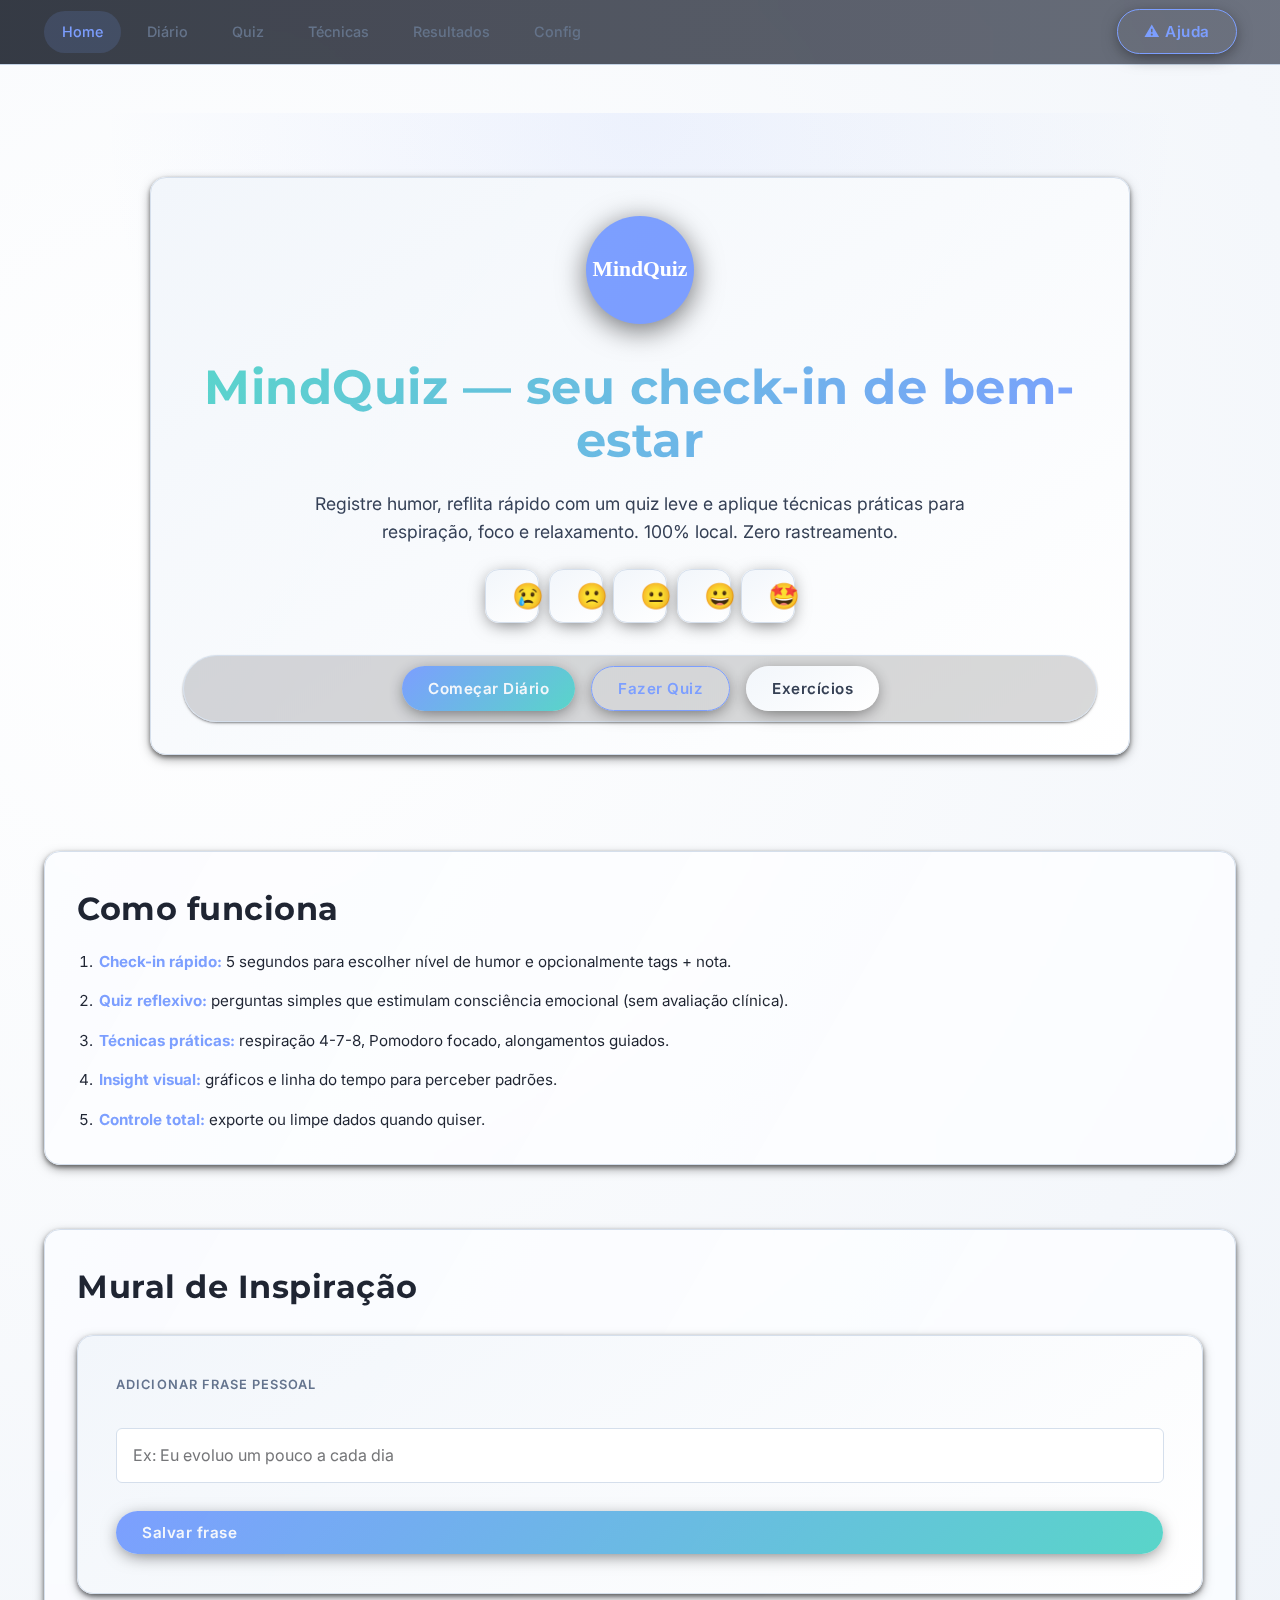
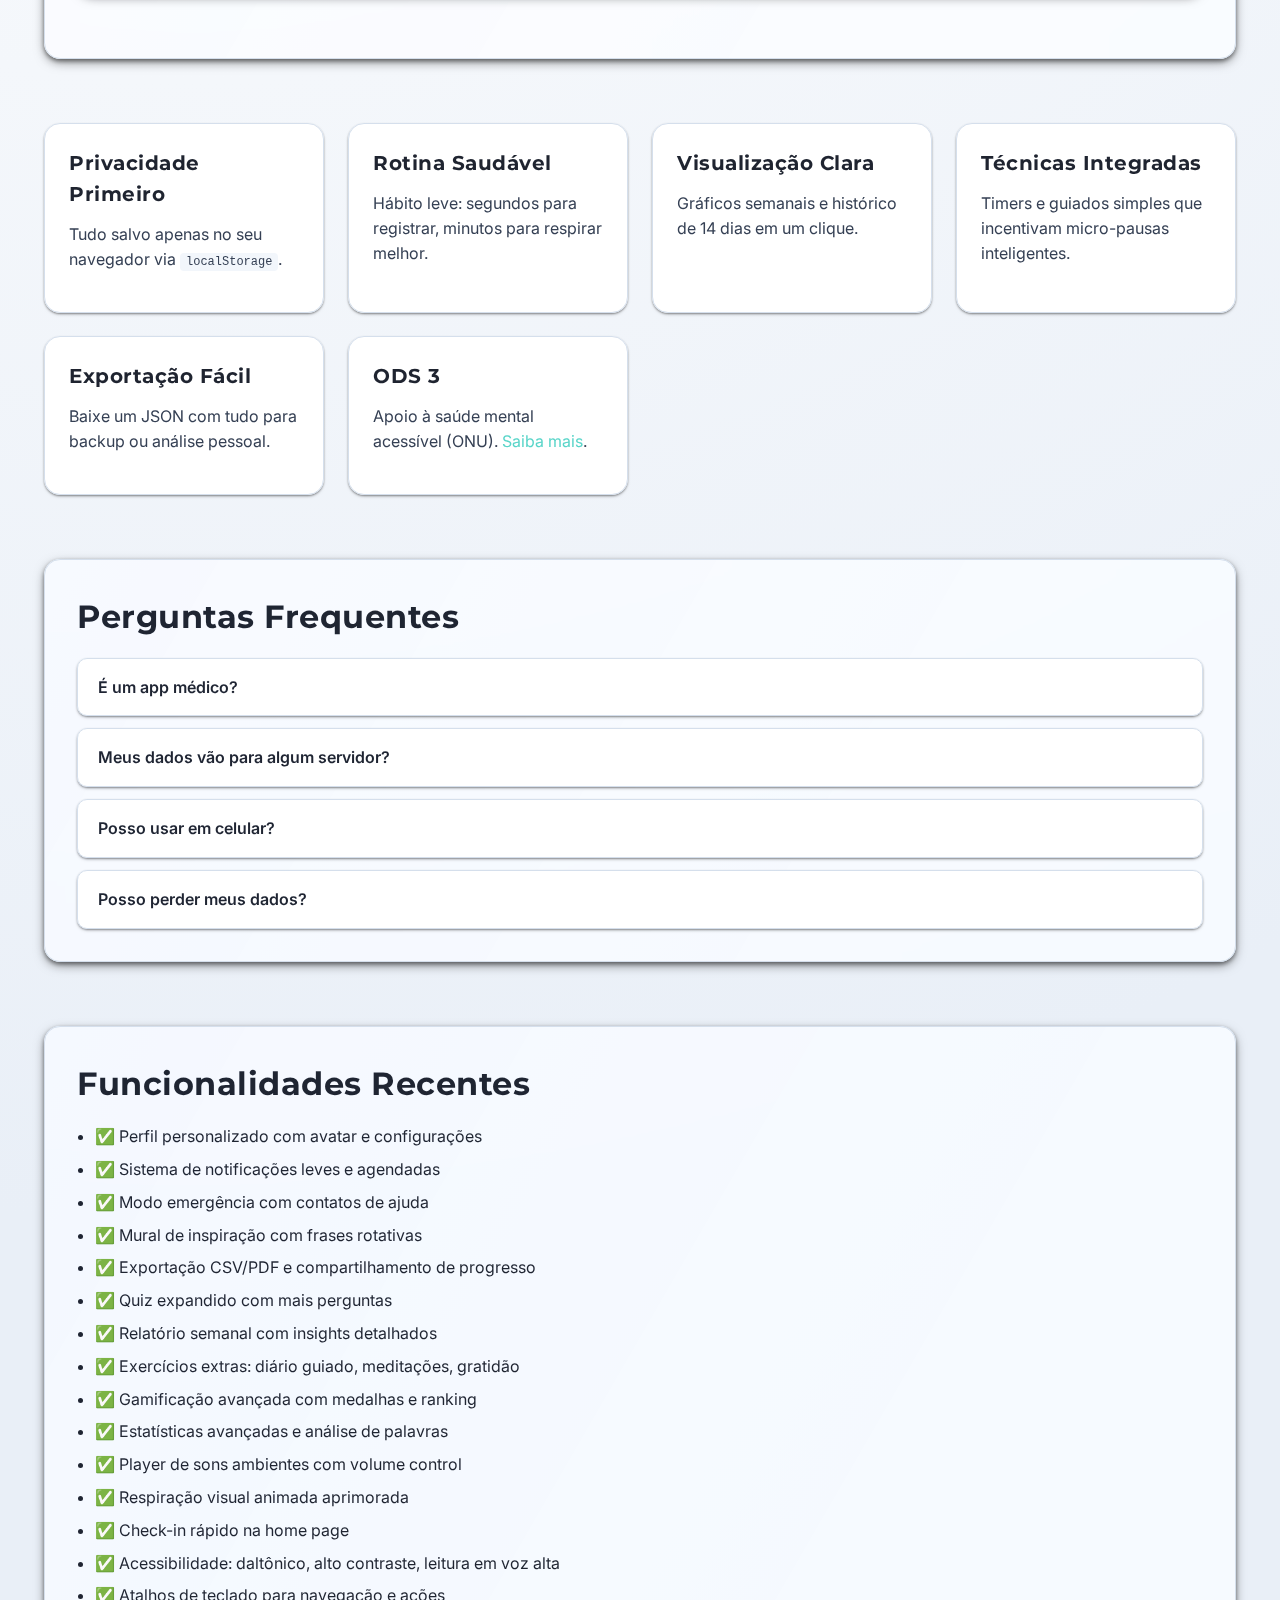
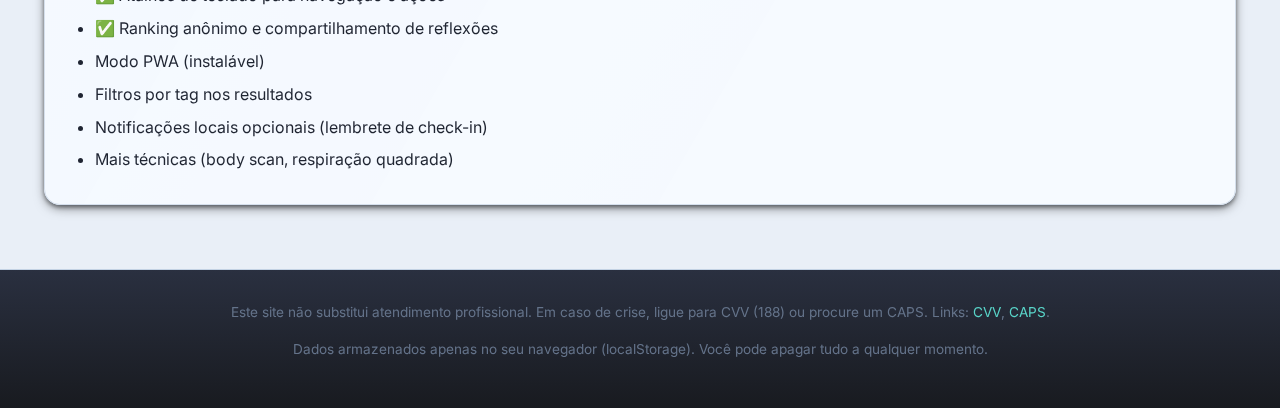
<file: docs/index.html>
<!DOCTYPE html>
<html lang="pt-BR">
<head>
    <meta charset="UTF-8">
    <meta name="viewport" content="width=device-width, initial-scale=1.0">
    <title>MindQuiz — Saúde Mental Interativa</title>
    <meta name="description" content="MindQuiz: seu check-in de bem-estar. Registre seu humor, responda um quiz rápido e pratique técnicas que ajudam.">
    <meta name="keywords" content="saúde mental, bem-estar, quiz, diário de humor, exercícios">
    <meta property="og:title" content="MindQuiz — Saúde Mental Interativa">
    <meta property="og:description" content="Registre seu humor, responda um quiz rápido e pratique técnicas que ajudam.">
    <meta property="og:image" content="assets/img/logo.svg">
    <meta property="og:url" content="https://seuusuario.github.io/mindquiz/">
    <meta name="theme-color" content="#0D0F14">
    <meta name="robots" content="index,follow">
    <link rel="icon" href="assets/img/logo.svg" type="image/svg+xml">
    <link rel="preconnect" href="https://fonts.googleapis.com">
    <link rel="preconnect" href="https://fonts.gstatic.com" crossorigin>
    <link href="https://fonts.googleapis.com/css2?family=Inter:wght@400;600&family=Montserrat:wght@700;800&display=swap" rel="stylesheet">
    <style>
        /* CSS crítico mínimo (fallback antes de app.css) */
        body{margin:0;font-family:'Inter',sans-serif;background:#0D0F14;color:#fff}
        .no-js-warning{background:#FF6B6B;color:#0D0F14;padding:8px 16px;text-align:center;font-size:.85rem}
    </style>
    <!-- Import das tokens antes do app.css (faltava, causando layout feio) -->
    <link rel="stylesheet" href="assets/css/tokens.css">
    <link rel="stylesheet" href="assets/css/app.css">
</head>
<body>
    <a href="#conteudo" class="skip-link">Pular para conteúdo</a>
    <noscript><div class="no-js-warning">O MindQuiz funciona melhor com JavaScript habilitado.</div></noscript>
    <header>
        <nav>
            <a href="index.html" class="active">Home</a>
            <a href="diario.html">Diário</a>
            <a href="quiz.html">Quiz</a>
            <a href="tecnicas.html">Técnicas</a>
            <a href="resultados.html">Resultados</a>
            <a href="config.html">Config</a>
            <button id="emergency-btn" class="btn outline" style="margin-left:auto;">⚠ Ajuda</button>
        </nav>
    </header>
    <main id="conteudo" tabindex="-1">
        <section class="hero" aria-labelledby="hero-title">
            <div class="panel" style="background:linear-gradient(145deg,var(--surface-alt),var(--surface)); max-width:980px; margin:0 auto;">
                <img src="assets/img/logo.svg" alt="Logotipo MindQuiz" width="120" height="120" loading="lazy" style="filter:drop-shadow(0 6px 14px rgba(0,0,0,0.55)); margin-bottom:var(--spacing-24);" />
                <h1 id="hero-title">MindQuiz — seu check-in de bem-estar</h1>
                <p style="font-size:1.1rem; max-width:660px; margin:0 auto;">Registre humor, reflita rápido com um quiz leve e aplique técnicas práticas para respiração, foco e relaxamento. 100% local. Zero rastreamento.</p>
                <div class="quick-mood" aria-label="Check-in rápido" style="margin-top:var(--spacing-24);">
                    <button data-mood="1" aria-label="Muito mal" class="qm">😢</button>
                    <button data-mood="2" aria-label="Mal" class="qm">🙁</button>
                    <button data-mood="3" aria-label="Neutro" class="qm">😐</button>
                    <button data-mood="4" aria-label="Bem" class="qm">😀</button>
                    <button data-mood="5" aria-label="Muito bem" class="qm">🤩</button>
                </div>
                <div class="cta-row" role="group" aria-label="Ações principais">
                    <a href="diario.html" class="btn" data-primary-cta>Começar Diário</a>
                    <a href="quiz.html" class="btn outline">Fazer Quiz</a>
                    <a href="tecnicas.html" class="btn subtle">Exercícios</a>
                    <a href="resultados.html" id="go-results" class="btn" style="display:none;">Ver Resultados</a>
                </div>
                <div id="mini-stats" class="auto-grid" style="--min:160px; margin-top:var(--spacing-32); display:none;">
                    <div class="card" style="padding:var(--spacing-16);">
                        <h3 style="margin:0 0 4px; font-size:.85rem; letter-spacing:.08em; text-transform:uppercase;">Média 7d</h3>
                        <p id="stat-media" style="margin:0; font-size:1.6rem; font-weight:700;">–</p>
                    </div>
                    <div class="card" style="padding:var(--spacing-16);">
                        <h3 style="margin:0 0 4px; font-size:.85rem; letter-spacing:.08em; text-transform:uppercase;">Melhor</h3>
                        <p id="stat-best" style="margin:0; font-size:1.1rem; font-weight:600;">–</p>
                    </div>
                    <div class="card" style="padding:var(--spacing-16);">
                        <h3 style="margin:0 0 4px; font-size:.85rem; letter-spacing:.08em; text-transform:uppercase;">Tag Top</h3>
                        <p id="stat-tag" style="margin:0; font-size:1.1rem; font-weight:600;">–</p>
                    </div>
                    <div class="card" style="padding:var(--spacing-16);">
                        <h3 style="margin:0 0 4px; font-size:.85rem; letter-spacing:.08em; text-transform:uppercase;">Streak</h3>
                        <p id="stat-streak" style="margin:0; font-size:1.6rem; font-weight:700;">–</p>
                    </div>
                </div>
            </div>
        </section>

        <section class="panel" id="como-funciona" aria-labelledby="como-title" style="margin-top:var(--spacing-64);">
            <h2 id="como-title">Como funciona</h2>
            <ol class="steps" style="--min:220px;" aria-label="Etapas">
                <li><strong>Check-in rápido:</strong> 5 segundos para escolher nível de humor e opcionalmente tags + nota.</li>
                <li><strong>Quiz reflexivo:</strong> perguntas simples que estimulam consciência emocional (sem avaliação clínica).</li>
                <li><strong>Técnicas práticas:</strong> respiração 4-7-8, Pomodoro focado, alongamentos guiados.</li>
                <li><strong>Insight visual:</strong> gráficos e linha do tempo para perceber padrões.</li>
                <li><strong>Controle total:</strong> exporte ou limpe dados quando quiser.</li>
            </ol>
        </section>

        <section id="inspiracao" class="panel" aria-labelledby="insp-title" style="margin-top:var(--spacing-64);">
            <h2 id="insp-title">Mural de Inspiração</h2>
            <blockquote id="motivation-quote" style="font-size:1.05rem; font-style:italic; margin:0 0 var(--spacing-24);"></blockquote>
            <form id="add-quote-form" class="stack-sm" style="margin-top:var(--spacing-24);">
                <label for="new-quote">Adicionar frase pessoal</label>
                <input id="new-quote" type="text" maxlength="160" placeholder="Ex: Eu evoluo um pouco a cada dia">
                <button class="btn" type="submit">Salvar frase</button>
            </form>
            <div id="saved-quotes" style="margin-top:var(--spacing-32);"></div>
        </section>

        <section class="stack-md" style="margin-top:var(--spacing-64);" aria-labelledby="destaques-title">
            <h2 id="destaques-title" class="sr-only">Destaques</h2>
            <div class="auto-grid" style="--min:260px;">
                <div class="card">
                    <h3>Privacidade Primeiro</h3>
                    <p>Tudo salvo apenas no seu navegador via <code style="font-family:var(--font-mono); background:var(--surface-alt); padding:2px 6px; border-radius:4px; font-size:.75rem;">localStorage</code>.</p>
                </div>
                <div class="card">
                    <h3>Rotina Saudável</h3>
                    <p>Hábito leve: segundos para registrar, minutos para respirar melhor.</p>
                </div>
                <div class="card">
                    <h3>Visualização Clara</h3>
                    <p>Gráficos semanais e histórico de 14 dias em um clique.</p>
                </div>
                <div class="card">
                    <h3>Técnicas Integradas</h3>
                    <p>Timers e guiados simples que incentivam micro-pausas inteligentes.</p>
                </div>
                <div class="card">
                    <h3>Exportação Fácil</h3>
                    <p>Baixe um JSON com tudo para backup ou análise pessoal.</p>
                </div>
                <div class="card">
                    <h3>ODS 3</h3>
                    <p>Apoio à saúde mental acessível (ONU). <a href="https://www.who.int/health-topics/mental-disorders" target="_blank" rel="noopener">Saiba mais</a>.</p>
                </div>
            </div>
        </section>

        <section id="faq" class="panel" aria-labelledby="faq-title" style="margin-top:var(--spacing-64);">
            <h2 id="faq-title">Perguntas Frequentes</h2>
            <div class="faq">
                <details>
                    <summary>É um app médico?</summary>
                    <p>Não. É uma ferramenta pessoal de auto-registro e apoio leve. Não substitui acompanhamento profissional.</p>
                </details>
                <details>
                    <summary>Meus dados vão para algum servidor?</summary>
                    <p>Não. Ficam apenas no seu dispositivo. Você pode limpar ou exportar.</p>
                </details>
                <details>
                    <summary>Posso usar em celular?</summary>
                    <p>Sim. Layout responsivo. Funciona offline após primeira visita (recursos estáticos).</p>
                </details>
                <details>
                    <summary>Posso perder meus dados?</summary>
                    <p>Se limpar cache/localStorage ou usar modo anônimo prolongado, pode perder. Recomende-se exportar periodicamente.</p>
                </details>
            </div>
        </section>

        <section id="roadmap" class="panel" aria-labelledby="roadmap-title" style="margin-top:var(--spacing-64);">
            <h2 id="roadmap-title">Funcionalidades Recentes</h2>
            <ul class="stack-sm" style="margin:0; padding-left:1.1rem;">
                <li>✅ Perfil personalizado com avatar e configurações</li>
                <li>✅ Sistema de notificações leves e agendadas</li>
                <li>✅ Modo emergência com contatos de ajuda</li>
                <li>✅ Mural de inspiração com frases rotativas</li>
                <li>✅ Exportação CSV/PDF e compartilhamento de progresso</li>
                <li>✅ Quiz expandido com mais perguntas</li>
                <li>✅ Relatório semanal com insights detalhados</li>
                <li>✅ Exercícios extras: diário guiado, meditações, gratidão</li>
                <li>✅ Gamificação avançada com medalhas e ranking</li>
                <li>✅ Estatísticas avançadas e análise de palavras</li>
                <li>✅ Player de sons ambientes com volume control</li>
                <li>✅ Respiração visual animada aprimorada</li>
                <li>✅ Check-in rápido na home page</li>
                <li>✅ Acessibilidade: daltônico, alto contraste, leitura em voz alta</li>
                <li>✅ Atalhos de teclado para navegação e ações</li>
                <li>✅ Ranking anônimo e compartilhamento de reflexões</li>
                <li>Modo PWA (instalável)</li>
                <li>Filtros por tag nos resultados</li>
                <li>Notificações locais opcionais (lembrete de check-in)</li>
                <li>Mais técnicas (body scan, respiração quadrada)</li>
            </ul>
        </section>
    </main>
    <footer>
        <p>Este site não substitui atendimento profissional. Em caso de crise, ligue para CVV (188) ou procure um CAPS. Links: <a href="https://cvv.org.br/" target="_blank">CVV</a>, <a href="https://www.gov.br/saude/pt-br/assuntos/saude-mental" target="_blank">CAPS</a>.</p>
        <p>Dados armazenados apenas no seu navegador (localStorage). Você pode apagar tudo a qualquer momento.</p>
    </footer>
    <script src="assets/js/storage.js"></script>
    <script src="assets/js/ui.js"></script>
    <script>
        // Mini estatísticas + sparkline na landing se houver dados
        document.addEventListener('DOMContentLoaded', () => {
            const mood = Storage.get('mood') || [];
            if (!mood.length) return;
            const last7 = mood.slice(-7);
            const media = (last7.reduce((s,m)=>s+m.score,0)/ last7.length).toFixed(1);
            const best = last7.reduce((a,b)=> b.score > a.score ? b : a, last7[0]);
            const tags = {}; last7.forEach(m => (m.tags||[]).forEach(t => tags[t]=(tags[t]||0)+1));
            const topTag = Object.keys(tags).sort((a,b)=> tags[b]-tags[a])[0];
            document.getElementById('mini-stats').style.display='grid';
            document.getElementById('stat-media').textContent = media;
            document.getElementById('stat-best').textContent = `${best.score}`;
            document.getElementById('stat-tag').textContent = topTag || '–';
            // Calculate streak
            let streak = 0;
            const today = new Date();
            for (let i = 0; i < 30; i++) { // check last 30 days
                const date = new Date(today);
                date.setDate(today.getDate() - i);
                const dateStr = date.toISOString().split('T')[0];
                const entry = mood.find(m => m.date === dateStr);
                if (entry) {
                    streak++;
                } else {
                    break;
                }
            }
            document.getElementById('stat-streak').textContent = streak;
            const go = document.getElementById('go-results'); if (go) go.style.display='inline-flex';
            // sparkline
            const c = document.getElementById('sparkline'); if(!c) return; const ctx = c.getContext('2d');
            ctx.clearRect(0,0,c.width,c.height);
            const max = 5; const w = c.width; const h = c.height; const pad = 4; const step = (w - pad*2) / (last7.length -1);
            ctx.strokeStyle = getComputedStyle(document.documentElement).getPropertyValue('--accent').trim();
            ctx.lineWidth = 2; ctx.beginPath();
            last7.forEach((m,i)=>{ const x = pad + i*step; const y = h - pad - (m.score/max)*(h - pad*2); i?ctx.lineTo(x,y):ctx.moveTo(x,y); });
            ctx.stroke();
            ctx.fillStyle = getComputedStyle(document.documentElement).getPropertyValue('--primary').trim();
            last7.forEach((m,i)=>{ const x = pad + i*step; const y = h - pad - (m.score/max)*(h - pad*2); ctx.beginPath(); ctx.arc(x,y,3,0,Math.PI*2); ctx.fill(); });
            // Quick mood buttons
            document.querySelectorAll('.quick-mood .qm').forEach(btn => {
                btn.addEventListener('click', () => {
                    const score = parseInt(btn.dataset.mood);
                    const today = new Date().toISOString().split('T')[0];
                    const entries = Storage.get('mood') || [];
                    if(!entries.find(e=> e.date===today)) {
                        entries.push({ date: today, score, tags: ['quick'], note: '' });
                        Storage.set('mood', entries);
                        UI.showToast('Humor rápido salvo: '+score);
                        setTimeout(()=> location.href='resultados.html', 500);
                    } else {
                        UI.showToast('Já registrou hoje.');
                    }
                });
            });
            // Inspiration quotes
            const baseQuotes = [
                'Um passo de cada vez.','Respire, desacelere, continue.','Você já superou dias difíceis antes.',
                'Pequenos hábitos constroem grandes mudanças.','Seja gentil consigo hoje.'
            ];
            const userQuotes = Storage.get('user_quotes') || [];
            const all = baseQuotes.concat(userQuotes);
            function rotateQuote(){
                const q = all[Math.floor(Math.random()*all.length)];
                const el = document.getElementById('motivation-quote');
                if(el) el.textContent = '“'+q+'”';
            }
            rotateQuote(); setInterval(rotateQuote, 12000);
            const form = document.getElementById('add-quote-form');
            if(form){
                form.addEventListener('submit', e => {
                    e.preventDefault();
                    const input = document.getElementById('new-quote');
                    if(!input.value.trim()) return;
                    userQuotes.push(input.value.trim());
                    Storage.set('user_quotes', userQuotes);
                    input.value='';
                    UI.showToast('Frase salva');
                });
            }
            // Emergency button
            const emBtn = document.getElementById('emergency-btn');
            if(emBtn){ emBtn.addEventListener('click', () => {
                UI.showModal(`
                   <h3>Preciso de Ajuda</h3>
                   <p>Se estiver em crise procure ajuda imediatamente.</p>
                   <ul style='list-style:disc; padding-left:1.1rem;'>
                      <li><strong>CVV 188</strong> (24h)</li>
                      <li><a href='https://cvv.org.br/' target='_blank'>cvv.org.br</a></li>
                      <li><a href='https://www.gov.br/saude/pt-br/assuntos/saude-mental' target='_blank'>Saúde Mental GOV</a></li>
                   </ul>`);
            }); }
        });
    </script>
    <script type="application/ld+json">{
        "@context":"https://schema.org","@type":"WebSite","name":"MindQuiz","url":"https://seuusuario.github.io/mindquiz/","description":"Registre humor, faça um quiz leve e pratique técnicas de respiração e foco. 100% local."}
    </script>
</body>
</html>
</file>
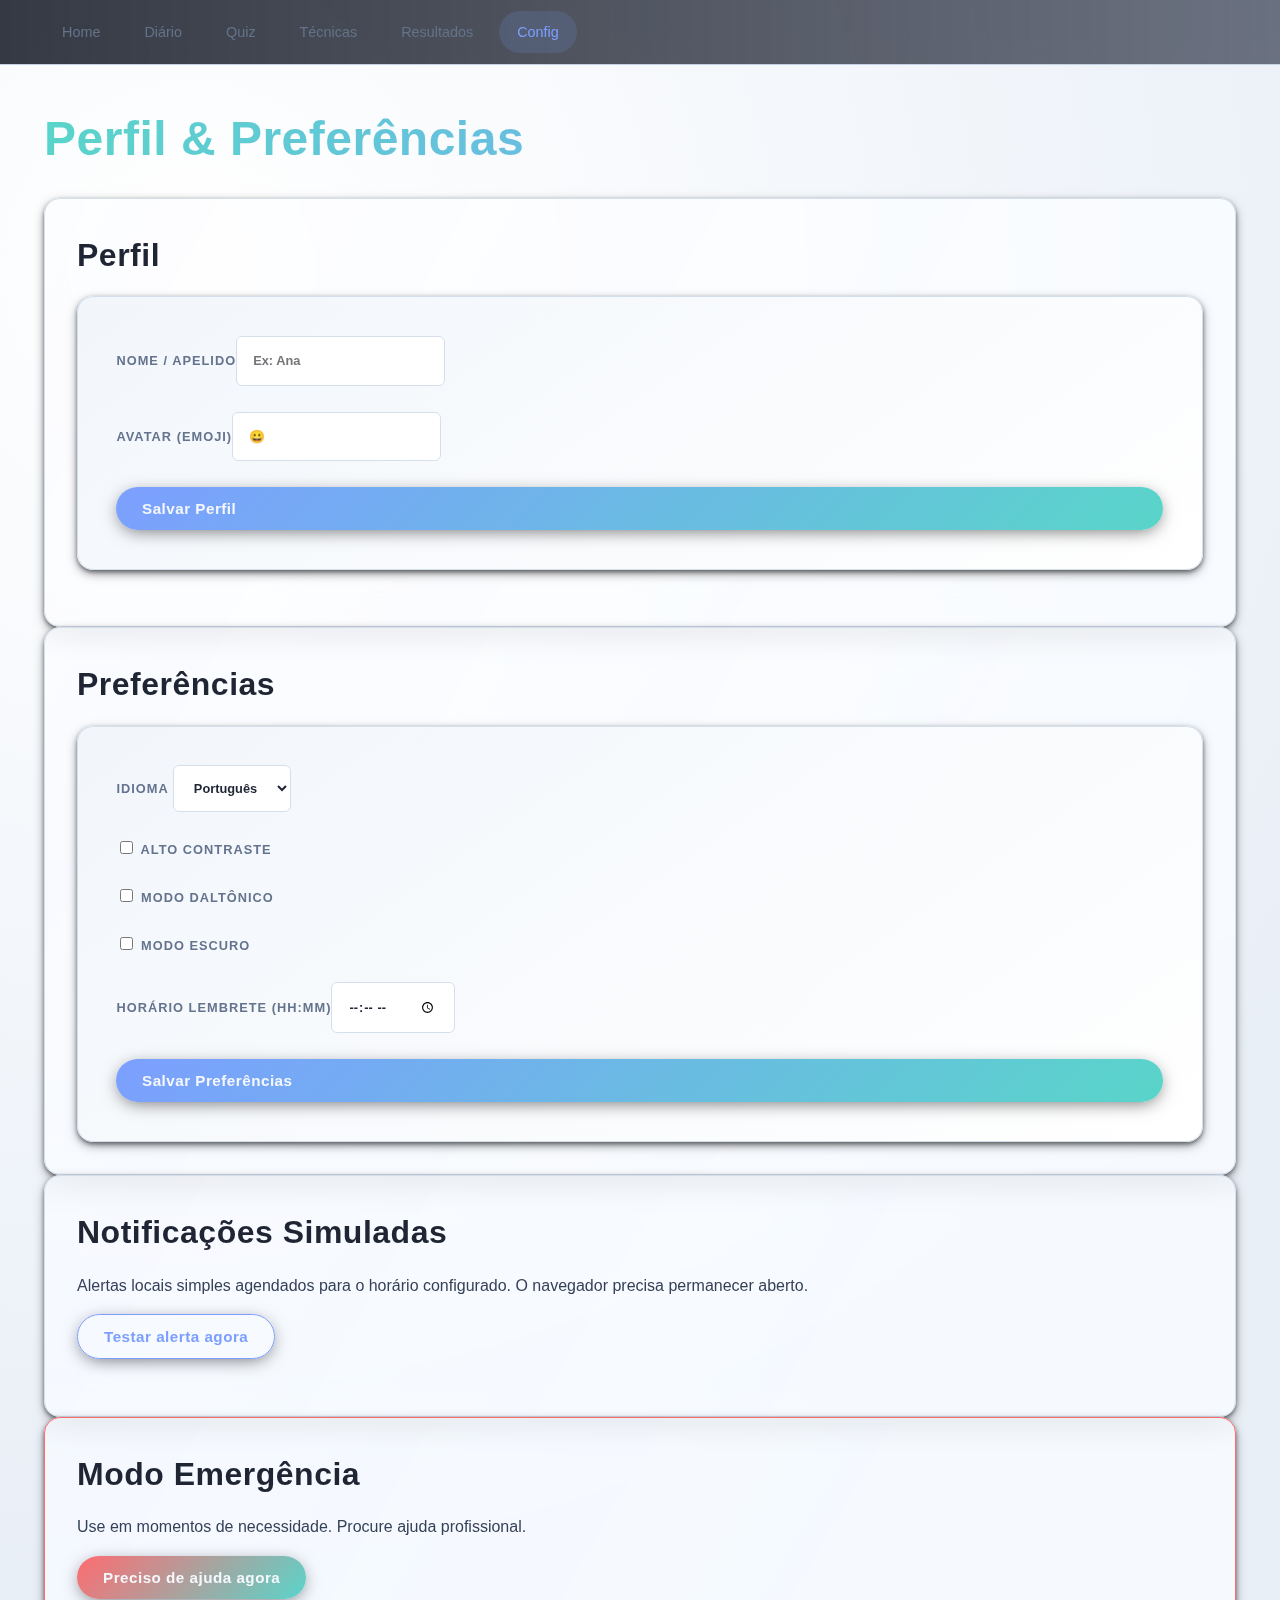
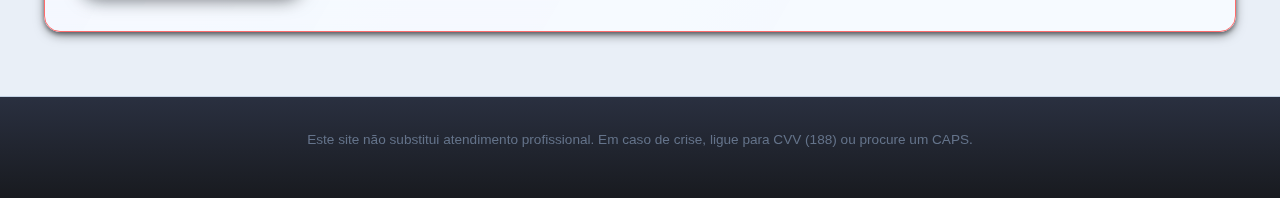
<file: docs/config.html>
<!DOCTYPE html>
<html lang="pt-BR">
<head>
  <meta charset="UTF-8">
  <meta name="viewport" content="width=device-width, initial-scale=1.0">
  <title>Configurações & Perfil - MindQuiz</title>
  <link rel="stylesheet" href="assets/css/tokens.css">
  <link rel="stylesheet" href="assets/css/app.css">
</head>
<body>
  <header>
    <nav>
      <a href="index.html">Home</a>
      <a href="diario.html">Diário</a>
      <a href="quiz.html">Quiz</a>
      <a href="tecnicas.html">Técnicas</a>
      <a href="resultados.html">Resultados</a>
      <a href="config.html" class="active">Config</a>
    </nav>
  </header>
  <main>
    <h1 style="margin-top:0;">Perfil & Preferências</h1>
    <section class="panel" style="margin-top:var(--spacing-32);">
      <h2>Perfil</h2>
      <form id="profile-form">
        <label>Nome / Apelido<input id="profile-name" type="text" maxlength="40" placeholder="Ex: Ana"></label>
        <label>Avatar (emoji)<input id="profile-avatar" type="text" maxlength="2" placeholder="😀"></label>
        <button class="btn" type="submit">Salvar Perfil</button>
      </form>
      <div id="profile-preview" style="margin-top:var(--spacing-24);"></div>
    </section>
    <section class="panel">
      <h2>Preferências</h2>
      <form id="prefs-form">
        <label>Idioma
          <select id="pref-lang">
            <option value="pt">Português</option>
            <option value="en">English</option>
          </select>
        </label>
        <label><input type="checkbox" id="pref-high-contrast"> Alto contraste</label>
        <label><input type="checkbox" id="pref-color-blind"> Modo daltônico</label>
        <label><input type="checkbox" id="pref-dark-mode"> Modo escuro</label>
        <label>Horário lembrete (HH:MM)<input type="time" id="pref-reminder"></label>
        <button class="btn" type="submit">Salvar Preferências</button>
      </form>
    </section>
    <section class="panel">
      <h2>Notificações Simuladas</h2>
      <p>Alertas locais simples agendados para o horário configurado. O navegador precisa permanecer aberto.</p>
      <button id="test-notify" class="btn outline">Testar alerta agora</button>
      <ul id="notify-log" class="stack-sm" style="margin-top:var(--spacing-24); font-size:.85rem;"></ul>
    </section>
    <section class="panel" style="border-color:var(--danger);">
      <h2>Modo Emergência</h2>
      <p>Use em momentos de necessidade. Procure ajuda profissional.</p>
      <button id="open-emergency" class="btn" style="--btn-bg:var(--danger);">Preciso de ajuda agora</button>
    </section>
  </main>
  <footer>
    <p>Este site não substitui atendimento profissional. Em caso de crise, ligue para CVV (188) ou procure um CAPS.</p>
  </footer>
  <script src="assets/js/storage.js"></script>
  <script src="assets/js/ui.js"></script>
  <script>
    document.addEventListener('DOMContentLoaded', () => {
      const profileForm = document.getElementById('profile-form');
      const prefsForm = document.getElementById('prefs-form');
      const nameInput = document.getElementById('profile-name');
      const avatarInput = document.getElementById('profile-avatar');
      const preview = document.getElementById('profile-preview');
      const prefLang = document.getElementById('pref-lang');
      const prefContrast = document.getElementById('pref-high-contrast');
      const prefColorBlind = document.getElementById('pref-color-blind');
      const prefDarkMode = document.getElementById('pref-dark-mode');
      const prefReminder = document.getElementById('pref-reminder');
      const notifyLog = document.getElementById('notify-log');
      const testNotify = document.getElementById('test-notify');

      // Carregar dados
      const profile = Storage.get('profile') || {}; 
      if(profile.name) nameInput.value = profile.name;
      if(profile.avatar) avatarInput.value = profile.avatar;
      if(profile.name || profile.avatar) renderProfile();

      const prefs = Storage.get('prefs') || {};
      if(prefs.lang) prefLang.value = prefs.lang;
      prefContrast.checked = !!prefs.highContrast;
      prefColorBlind.checked = !!prefs.colorBlind;
      prefDarkMode.checked = !!prefs.darkMode;
      if(prefs.reminder) prefReminder.value = prefs.reminder;
      applyPrefClasses();

      profileForm.addEventListener('submit', e => {
        e.preventDefault();
        Storage.set('profile', { name: nameInput.value.trim(), avatar: avatarInput.value.trim() });
        renderProfile();
        UI.showToast('Perfil salvo');
      });

      prefsForm.addEventListener('submit', e => {
        e.preventDefault();
        Storage.set('prefs', { lang: prefLang.value, highContrast: prefContrast.checked, colorBlind: prefColorBlind.checked, darkMode: prefDarkMode.checked, reminder: prefReminder.value });
        applyPrefClasses();
        UI.showToast('Preferências salvas');
        scheduleReminder();
      });

      testNotify.addEventListener('click', () => pushLocal('Alerta de teste: lembre-se de registrar seu humor.'));
      document.getElementById('open-emergency').addEventListener('click', showEmergency);

      function renderProfile(){
        const { name, avatar } = Storage.get('profile') || {}; 
        preview.innerHTML = name || avatar ? `<div style="display:flex; align-items:center; gap:12px;">`+
          `<div style="font-size:2.5rem; line-height:1;">${avatar || '🙂'}</div>`+
          `<div><strong>${name || 'Usuário'}</strong><br><small>ID local</small></div></div>` : '';
      }

      function applyPrefClasses(){
        document.documentElement.classList.toggle('high-contrast', prefContrast.checked);
        document.documentElement.classList.toggle('color-blind', prefColorBlind.checked);
        document.documentElement.classList.toggle('dark-mode', prefDarkMode.checked);
      }

      function pushLocal(msg){
        const li = document.createElement('li');
        li.textContent = new Date().toLocaleTimeString() + ' - ' + msg;
        notifyLog.prepend(li);
        UI.showToast(msg);
      }

      function scheduleReminder(){
        const prefs = Storage.get('prefs') || {}; if(!prefs.reminder) return;
        const [h,m] = prefs.reminder.split(':').map(Number); if(isNaN(h)) return;
        const now = new Date();
        const target = new Date(); target.setHours(h,m,0,0);
        if(target <= now) target.setDate(target.getDate()+1);
        const ms = target - now;
        pushLocal('Lembrete agendado para '+ target.toLocaleTimeString());
        setTimeout(()=>{ pushLocal('Hora de registrar seu humor!'); scheduleReminder(); }, ms);
      }
      scheduleReminder();

      function showEmergency(){
        UI.showModal(`
          <h3>Contatos de Ajuda</h3>
          <ul style='list-style:disc; padding-left:1.2rem;'>
            <li><strong>CVV:</strong> 188 (ligação gratuita 24h)</li>
            <li><strong>CAPS:</strong> Procure unidade local – Ministério da Saúde</li>
            <li><a href='https://cvv.org.br/' target='_blank'>cvv.org.br</a></li>
            <li><a href='https://www.gov.br/saude/pt-br/assuntos/saude-mental' target='_blank'>Saúde Mental GOV</a></li>
          </ul>
        `);
      }
    });
  </script>
</body>
</html>
</file>
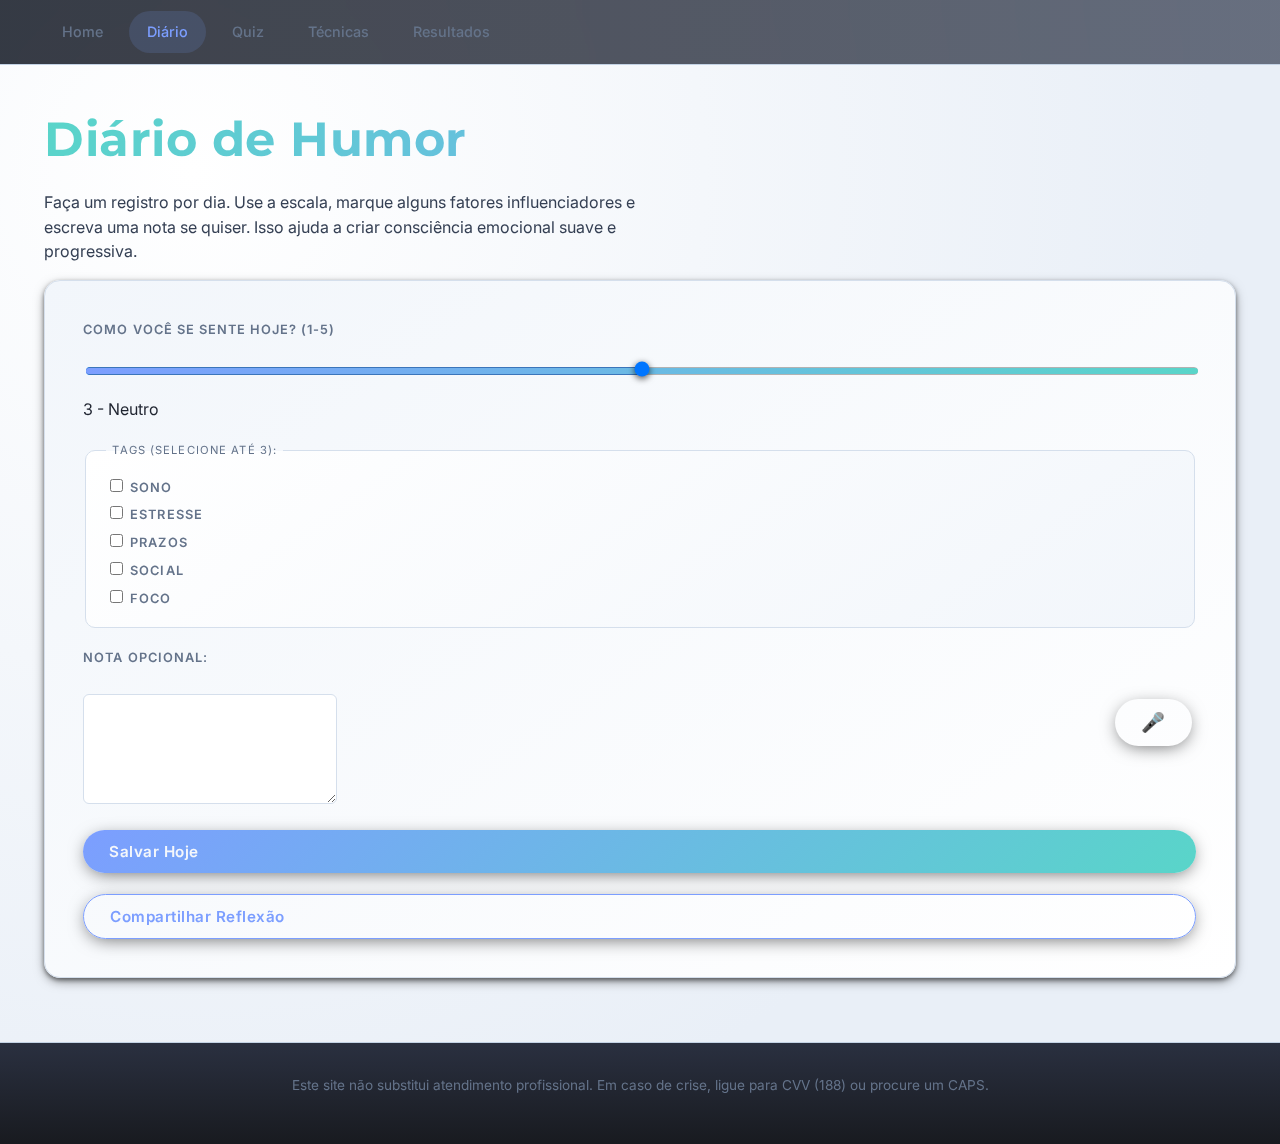
<file: docs/diario.html>
<!DOCTYPE html>
<html lang="pt-BR">
<head>
    <meta charset="UTF-8">
    <meta name="viewport" content="width=device-width, initial-scale=1.0">
    <title>Diário de Humor - MindQuiz</title>
    <meta name="description" content="Registre seu humor diário no MindQuiz.">
    <link rel="preconnect" href="https://fonts.googleapis.com">
    <link rel="preconnect" href="https://fonts.gstatic.com" crossorigin>
    <link href="https://fonts.googleapis.com/css2?family=Inter:wght@400;600&family=Montserrat:wght@700;800&display=swap" rel="stylesheet">
    <link rel="stylesheet" href="assets/css/tokens.css">
    <link rel="stylesheet" href="assets/css/app.css">
</head>
<body>
    <header>
        <nav>
            <a href="index.html">Home</a>
            <a href="diario.html" class="active">Diário</a>
            <a href="quiz.html">Quiz</a>
            <a href="tecnicas.html">Técnicas</a>
            <a href="resultados.html">Resultados</a>
        </nav>
    </header>
    <main>
        <h1 style="margin-top:0;">Diário de Humor</h1>
        <p style="max-width:640px;">Faça um registro por dia. Use a escala, marque alguns fatores influenciadores e escreva uma nota se quiser. Isso ajuda a criar consciência emocional suave e progressiva.</p>
        <form id="mood-form" aria-describedby="mood-desc">
            <label for="mood-score">Como você se sente hoje? (1-5)</label>
            <input type="range" id="mood-score" min="1" max="5" value="3" aria-describedby="mood-desc">
            <span id="mood-desc">3 - Neutro</span>
            <fieldset>
                <legend>Tags (selecione até 3):</legend>
                <label><input type="checkbox" name="tags" value="sono"> Sono</label>
                <label><input type="checkbox" name="tags" value="estresse"> Estresse</label>
                <label><input type="checkbox" name="tags" value="prazos"> Prazos</label>
                <label><input type="checkbox" name="tags" value="social"> Social</label>
                <label><input type="checkbox" name="tags" value="foco"> Foco</label>
            </fieldset>
            <label for="note">Nota opcional:</label>
            <div style="position:relative;">
                <textarea id="note" rows="3"></textarea>
                <button type="button" id="speech-btn" style="position:absolute; top:5px; right:5px; background:none; border:none; font-size:1.2rem; cursor:pointer;" title="Falar nota">🎤</button>
            </div>
            <button type="submit" id="save-btn" class="btn">Salvar Hoje</button>
            <button type="button" id="share-reflection-btn" class="btn outline">Compartilhar Reflexão</button>
        </form>
        <div id="toast" aria-live="polite" aria-atomic="true"></div>
    </main>
    <footer>
        <p>Este site não substitui atendimento profissional. Em caso de crise, ligue para CVV (188) ou procure um CAPS.</p>
    </footer>
    <script src="assets/js/storage.js"></script>
    <script src="assets/js/ui.js"></script>
    <script src="assets/js/mood.js"></script>
</body>
</html>
</file>
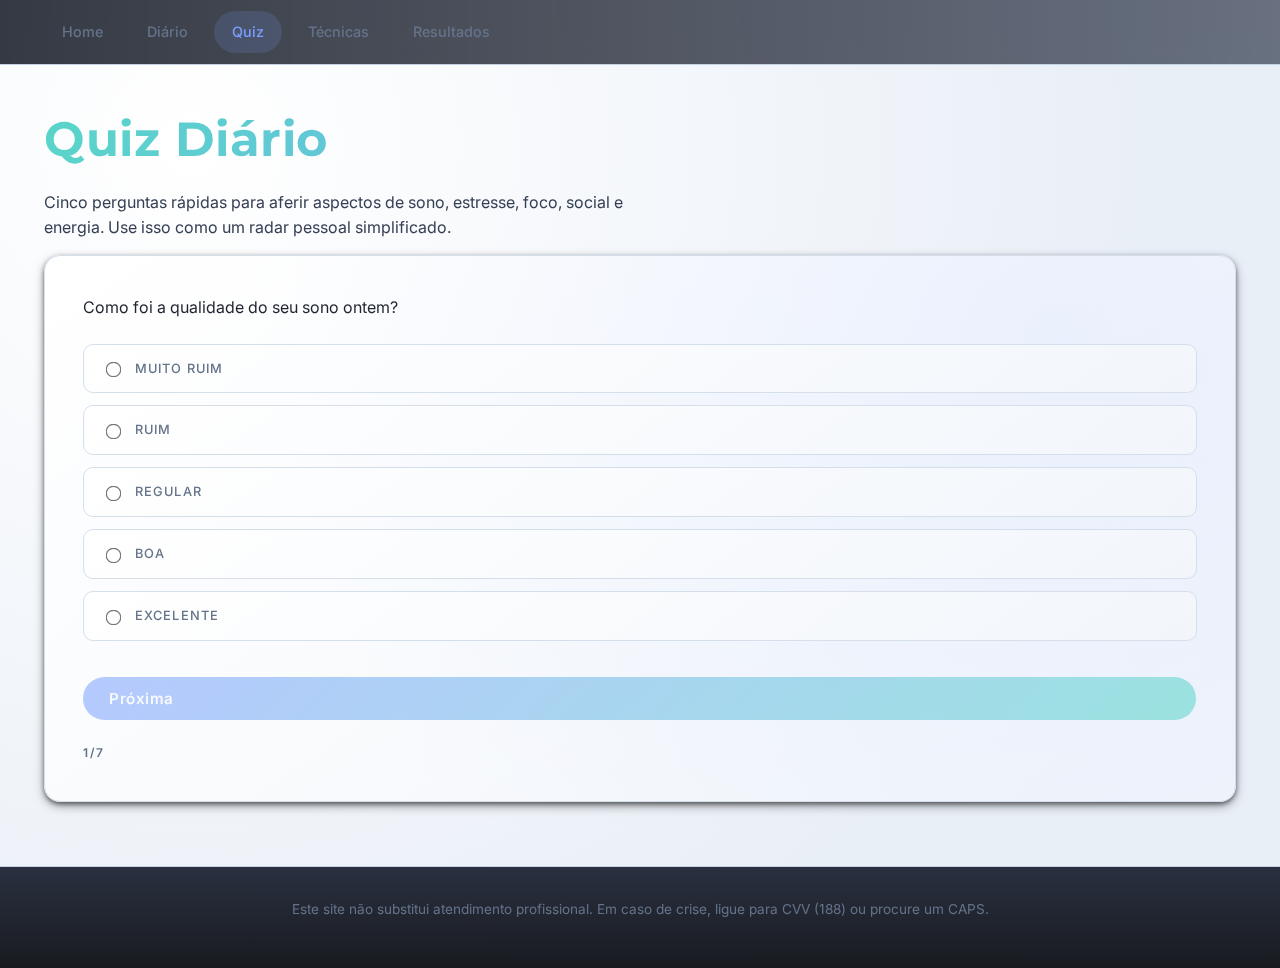
<file: docs/quiz.html>
<!DOCTYPE html>
<html lang="pt-BR">
<head>
    <meta charset="UTF-8">
    <meta name="viewport" content="width=device-width, initial-scale=1.0">
    <title>Quiz Diário - MindQuiz</title>
    <meta name="description" content="Responda o quiz diário no MindQuiz.">
    <link rel="preconnect" href="https://fonts.googleapis.com">
    <link rel="preconnect" href="https://fonts.gstatic.com" crossorigin>
    <link href="https://fonts.googleapis.com/css2?family=Inter:wght@400;600&family=Montserrat:wght@700;800&display=swap" rel="stylesheet">
    <link rel="stylesheet" href="assets/css/tokens.css">
    <link rel="stylesheet" href="assets/css/app.css">
</head>
<body>
    <header>
        <nav>
            <a href="index.html">Home</a>
            <a href="diario.html">Diário</a>
            <a href="quiz.html" class="active">Quiz</a>
            <a href="tecnicas.html">Técnicas</a>
            <a href="resultados.html">Resultados</a>
        </nav>
    </header>
    <main>
        <h1 style="margin-top:0;">Quiz Diário</h1>
        <p style="max-width:640px;">Cinco perguntas rápidas para aferir aspectos de sono, estresse, foco, social e energia. Use isso como um radar pessoal simplificado.</p>
        <div id="quiz-container" role="group" aria-live="polite">
            <div id="question"></div>
            <div id="options"></div>
            <button id="next-btn" class="btn" disabled>Próxima</button>
            <div id="progress">1/5</div>
        </div>
        <div id="result" style="display:none;">
            <h2>Seu Resultado</h2>
            <p id="score"></p>
            <p id="feedback"></p>
            <a href="tecnicas.html" class="btn outline">Ir para Técnicas</a>
        </div>
    </main>
    <footer>
        <p>Este site não substitui atendimento profissional. Em caso de crise, ligue para CVV (188) ou procure um CAPS.</p>
    </footer>
    <script src="assets/js/storage.js"></script>
    <script src="assets/js/ui.js"></script>
    <script src="assets/js/quiz.js"></script>
</body>
</html>
</file>
<file: docs/assets/css/tokens.css>
:root {
        /* Core Colors */
        --bg: #0D0F14;
        --bg-alt: #0F141E;
        --surface: #121723;
        --surface-alt: #182132;
        --card: #151B2C;
        --card-glass: rgba(30,39,57,0.55);
        --stroke: #263055;
        --stroke-alt: #334159;

        /* Brand / Accents */
        --primary: #7C9EFF;
        --primary-hover: #9AB4FF;
        --primary-glow: 170 210 255; /* for shadow rgba */
        --accent: #59D5C9;
        --accent-hover: #6FE6DA;
        --warn: #FFB385;
        --danger: #FF6B6B;
        --success: #6DD59E;

        /* Text */
        --text-high: #FFFFFF;
        --text-med: #C9D1E3;
        --text-low: #98A4BD;
        --text-faint: #5F6B80;

        /* Typography */
        --font-text: 'Inter', sans-serif;
        --font-title: 'Montserrat', sans-serif;
        --font-mono: 'JetBrains Mono', monospace;

        /* Spacing Scale */
        --spacing-2: 2px;
        --spacing-4: 4px;
        --spacing-6: 6px;
        --spacing-8: 8px;
        --spacing-12: 12px;
        --spacing-16: 16px;
        --spacing-20: 20px;
        --spacing-24: 24px;
        --spacing-32: 32px;
        --spacing-40: 40px;
        --spacing-48: 48px;
        --spacing-64: 64px;

        /* Radii */
        --radius-xs: 3px;
        --radius-sm: 6px;
        --radius-md: 10px;
        --radius-lg: 16px;
        --radius-pill: 999px;

        /* Shadows / Elevation */
        --shadow-sm: 0 2px 4px -2px rgba(0,0,0,0.4), 0 1px 2px rgba(0,0,0,0.3);
        --shadow-md: 0 4px 12px -2px rgba(0,0,0,0.55), 0 2px 4px rgba(0,0,0,0.4);
        --shadow-lg: 0 10px 32px -4px rgba(0,0,0,0.65), 0 4px 12px rgba(0,0,0,0.5);
        --glow-primary: 0 0 0 0 rgba(var(--primary-glow)/0.4);

        /* Transitions */
        --transition-fast: 120ms cubic-bezier(.4,.2,.2,1);
        --transition: 240ms cubic-bezier(.4,.2,.2,1);
        --transition-slow: 480ms cubic-bezier(.4,.2,.2,1);

        /* Layout */
        --max-width: 1240px;
        --nav-height: 64px;

        /* Gradients */
        --gradient-primary: linear-gradient(135deg, #4B5D92 0%, #7C9EFF 60%, #59D5C9 100%);
        --gradient-accent: linear-gradient(120deg, #59D5C9, #7C9EFF);
        --gradient-bg: radial-gradient(circle at 20% 20%, #182132 0%, #0D0F14 60%);

        /* Misc */
        --focus-ring: 0 0 0 3px rgba(124,158,255,0.35), 0 0 0 1px rgba(124,158,255,0.9);
        --backdrop-blur: saturate(180%) blur(14px);
}

@media (prefers-color-scheme: light) {
    :root {
        --bg: #F4F7FB;
        --bg-alt: #E9EFF7;
        --surface: #FFFFFF;
        --surface-alt: #F2F6FB;
        --card: #FFFFFF;
        --card-glass: rgba(255,255,255,0.65);
        --stroke: #D5DFEC;
        --stroke-alt: #C3D2E4;
        --text-high: #1F2430;
        --text-med: #354054;
        --text-low: #64738A;
        --text-faint: #8A99AF;
        --gradient-bg: radial-gradient(circle at 15% 15%, #FFFFFF 0%, #E9EFF7 70%);
    }
}

.dark-mode {
    --bg: #0D0F14;
    --bg-alt: #0F141E;
    --surface: #121723;
    --surface-alt: #182132;
    --card: #151B2C;
    --card-glass: rgba(30,39,57,0.55);
    --stroke: #263055;
    --stroke-alt: #334159;
    --text-high: #FFFFFF;
    --text-med: #C9D1E3;
    --text-low: #98A4BD;
    --text-faint: #5F6B80;
    --gradient-bg: radial-gradient(circle at 20% 20%, #182132 0%, #0D0F14 60%);
}

.high-contrast {
    --text-high: #FFFFFF;
    --text-med: #FFFFFF;
    --text-low: #FFFFFF;
    --text-faint: #CCCCCC;
    --stroke: #FFFFFF;
    --stroke-alt: #FFFFFF;
    --bg: #000000;
    --surface: #000000;
    --card: #000000;
}

.color-blind {
    --primary: #FFD700;
    --accent: #FF6347;
}
</file>
<file: docs/assets/css/app.css>
/* RESET + BASE ------------------------------------------------ */
* { box-sizing: border-box; }
html { -webkit-font-smoothing: antialiased; text-rendering: optimizeLegibility; }
body {
    margin: 0;
    font-family: var(--font-text);
    background: var(--gradient-bg);
    color: var(--text-high);
    line-height: 1.55;
    font-size: 16px;
    min-height: 100dvh;
    display: flex;
    flex-direction: column;
}

/* ACCESSIBILITY LINKS / NEW COMPONENTS ----------------------- */
.skip-link { position:absolute; left:-999px; top:0; background: var(--primary); color: var(--bg); padding:8px 14px; z-index:1000; border-radius:0 0 var(--radius-sm) var(--radius-sm); font-weight:600; }
.skip-link:focus { left:0; box-shadow: var(--focus-ring); }

.steps { list-style: decimal; display:grid; gap: var(--spacing-16); margin:0; padding-left:1.25rem; font-size:.95rem; counter-reset: step; }
.steps li { position:relative; padding-left:.1rem; }
.steps li strong { color: var(--primary); }

details { background: linear-gradient(145deg,var(--surface),var(--card)); border:1px solid var(--stroke); border-radius: var(--radius-md); padding: var(--spacing-16) var(--spacing-20); box-shadow: var(--shadow-sm); transition: border-color var(--transition-fast), background var(--transition-fast); }
details + details { margin-top: var(--spacing-12); }
details[open] { border-color: var(--primary); }
details summary { cursor:pointer; list-style:none; font-weight:600; color: var(--text-high); position:relative; }
details summary::-webkit-details-marker { display:none; }
details summary:focus-visible { outline:none; box-shadow: var(--focus-ring); border-radius: var(--radius-sm); }
details p { margin-top: var(--spacing-12); font-size:.9rem; }

::selection { background: var(--primary); color: var(--bg); }

h1,h2,h3,h4 { font-family: var(--font-title); font-weight: 700; letter-spacing: .5px; }
h1 { font-size: clamp(2.2rem, 4vw, 3rem); line-height: 1.1; margin: 0 0 var(--spacing-24); background: var(--gradient-accent); -webkit-background-clip: text; background-clip: text; color: transparent; }
h2 { font-size: clamp(1.5rem, 2.5vw, 2rem); margin: 0 0 var(--spacing-16); }
h3 { font-size: 1.25rem; margin: 0 0 var(--spacing-12); }
p { margin: 0 0 var(--spacing-16); color: var(--text-med); }
a { color: var(--accent); text-decoration: none; position: relative; }
a::after { content:""; position:absolute; left:0; bottom:-2px; width:0; height:2px; background: var(--accent); transition: width var(--transition-fast); }
a:hover::after, a:focus-visible::after { width:100%; }

/* LAYOUT ------------------------------------------------------ */
header { position:sticky; top:0; z-index:50; backdrop-filter: var(--backdrop-blur); background: linear-gradient(90deg, rgba(18,23,35,0.85), rgba(21,27,44,0.6)); border-bottom:1px solid var(--stroke-alt); }
nav { max-width: var(--max-width); margin:0 auto; display:flex; align-items:center; gap: var(--spacing-8); padding: 0 var(--spacing-24); height: var(--nav-height); }
nav a { --pad: 10px 18px; padding: var(--pad); font-weight:500; font-size:.9rem; color: var(--text-low); border-radius: var(--radius-pill); position:relative; transition: color var(--transition-fast), background var(--transition-fast); }
nav a:hover, nav a:focus-visible { color: var(--text-high); background: rgba(124,158,255,0.08); }
nav a.active { background: rgba(124,158,255,0.15); color: var(--primary); }

main { flex:1 0 auto; width:100%; max-width: var(--max-width); margin:0 auto; padding: clamp(var(--spacing-24),4vw,var(--spacing-48)) var(--spacing-24) var(--spacing-64); }
footer { border-top:1px solid var(--stroke-alt); background: linear-gradient(180deg, rgba(21,27,44,0.9), rgba(13,15,20,0.95)); padding: var(--spacing-32) var(--spacing-24); text-align:center; font-size:.85rem; color: var(--text-low); }
footer p { color: var(--text-low); }

/* GRID HELPERS */
.auto-grid { --min: 240px; display:grid; gap: var(--spacing-24); grid-template-columns: repeat(auto-fill,minmax(var(--min),1fr)); }
.stack-sm > * + * { margin-top: var(--spacing-8); }
.stack-md > * + * { margin-top: var(--spacing-16); }

/* CARDS ------------------------------------------------------- */
.card { background: linear-gradient(145deg, var(--surface) 0%, var(--card) 100%); border:1px solid var(--stroke); border-radius: var(--radius-lg); padding: var(--spacing-24); position:relative; box-shadow: var(--shadow-sm); overflow:hidden; transition: border-color var(--transition), transform var(--transition), box-shadow var(--transition); }
.card::before { content:""; position:absolute; inset:0; background: radial-gradient(circle at 30% 20%, rgba(124,158,255,0.08), transparent 60%); opacity:0; transition: opacity var(--transition); pointer-events:none; }
.card:hover { border-color: var(--primary); transform: translateY(-4px); box-shadow: var(--shadow-lg), 0 0 0 1px rgba(124,158,255,0.12); }
.card:hover::before { opacity:1; }
.card h3 { margin-top:0; }

/* GLASS PANEL / SECTIONS ------------------------------------- */
.panel { background: var(--card-glass); backdrop-filter: var(--backdrop-blur); border:1px solid var(--stroke); border-radius: var(--radius-lg); padding: clamp(var(--spacing-20),3vw,var(--spacing-32)); box-shadow: var(--shadow-md); position:relative; overflow:hidden; }
.panel::after { content:""; position:absolute; inset:0; pointer-events:none; background: linear-gradient(120deg, rgba(124,158,255,0.08), transparent 70%); mix-blend-mode: overlay; opacity:.6; }

/* HERO -------------------------------------------------------- */
.hero { text-align:center; padding: clamp(var(--spacing-48),12vw,var(--spacing-64)) var(--spacing-16) var(--spacing-32); position:relative; }
.hero::before { content:""; position:absolute; inset:0; background: radial-gradient(circle at 50% 0%, rgba(124,158,255,0.25), transparent 60%); opacity:.4; pointer-events:none; }
.hero .cta-row { margin-top: var(--spacing-32); display:flex; flex-wrap:wrap; gap: var(--spacing-16); justify-content:center; }
.hero .cta-row { background: rgba(0,0,0,0.15); backdrop-filter: blur(6px); padding: 10px 14px; border:1px solid var(--stroke); border-radius: var(--radius-pill); box-shadow: var(--shadow-sm); }
#mini-stats .card { text-align:center; }
#mini-stats canvas { width:100%; height:auto; display:block; }
.quick-mood { display:flex; gap:10px; justify-content:center; }
.quick-mood .qm { background: linear-gradient(145deg,var(--surface-alt),var(--surface)); border:1px solid var(--stroke); width:54px; height:54px; border-radius:14px; font-size:1.6rem; cursor:pointer; transition: transform var(--transition-fast), border-color var(--transition-fast); }
.quick-mood .qm:hover, .quick-mood .qm:focus-visible { transform: translateY(-4px); border-color: var(--primary); }

/* Accessibility themes */
.high-contrast body { filter:contrast(1.25) brightness(1.05); }
.color-blind { --primary:#0072B2; --accent:#E69F00; --warn:#CC79A7; }

/* BUTTONS ----------------------------------------------------- */
.btn, button { --btn-bg: var(--primary); --btn-fg: var(--bg); cursor:pointer; font-family: var(--font-text); font-weight:600; letter-spacing:.5px; border:none; border-radius: var(--radius-pill); position:relative; display:inline-flex; align-items:center; gap: var(--spacing-8); padding: 14px 26px; font-size:.95rem; line-height:1; background: linear-gradient(135deg,var(--btn-bg),var(--accent)); color: var(--btn-fg); box-shadow: 0 4px 18px -4px rgba(0,0,0,0.6), 0 0 0 0 rgba(124,158,255,0.4); transition: box-shadow var(--transition), transform var(--transition), filter var(--transition); }
.btn:hover, .btn:focus-visible, button:hover, button:focus-visible { transform: translateY(-3px); box-shadow: 0 8px 28px -6px rgba(0,0,0,0.7), 0 0 0 3px rgba(124,158,255,0.25); }
.btn:active { transform: translateY(0); }
.btn.outline { background: transparent; color: var(--primary); border:1px solid var(--primary); }
.btn.outline:hover { background: linear-gradient(135deg, rgba(124,158,255,0.15), rgba(89,213,201,0.15)); }
.btn.subtle { background: linear-gradient(145deg, var(--surface-alt), var(--surface)); color: var(--text-med); }
.btn.subtle:hover { color: var(--text-high); }
button:disabled, .btn:disabled { opacity:.55; cursor:not-allowed; transform:none; box-shadow:none; }

/* FORMS ------------------------------------------------------- */
form { display:grid; gap: var(--spacing-20); background: linear-gradient(145deg,var(--surface-alt),var(--surface)); padding: clamp(var(--spacing-24),3vw,var(--spacing-40)); border:1px solid var(--stroke); border-radius: var(--radius-lg); box-shadow: var(--shadow-md); }
label { font-size:.8rem; text-transform:uppercase; letter-spacing: .08em; font-weight:600; color: var(--text-low); display:block; margin-bottom: var(--spacing-6); }
input, textarea, select { font: inherit; border:1px solid var(--stroke); background: linear-gradient(145deg,var(--card),var(--surface)); color: var(--text-high); padding: 14px 16px; border-radius: var(--radius-sm); resize: vertical; transition: border-color var(--transition-fast), background var(--transition-fast), box-shadow var(--transition-fast); }
input:hover, textarea:hover, select:hover { border-color: var(--stroke-alt); }
input:focus-visible, textarea:focus-visible, select:focus-visible { outline:none; border-color: var(--primary); box-shadow: var(--focus-ring); }
input[type=range] { width:100%; background: transparent; padding:0; }
input[type=range]::-webkit-slider-runnable-track { height:6px; border-radius:4px; background: linear-gradient(90deg,var(--primary) 0%, var(--accent) 100%); }
input[type=range]::-webkit-slider-thumb { -webkit-appearance:none; width:20px; height:20px; margin-top:-7px; background: var(--bg); border:3px solid var(--primary); border-radius:50%; box-shadow: 0 2px 6px rgba(0,0,0,0.6); transition: transform var(--transition-fast), border-color var(--transition-fast); }
input[type=range]:focus-visible::-webkit-slider-thumb, input[type=range]::-webkit-slider-thumb:hover { transform: scale(1.15); border-color: var(--accent); }
fieldset { border:1px solid var(--stroke); padding: var(--spacing-16) var(--spacing-20) var(--spacing-12); border-radius: var(--radius-md); position:relative; background: linear-gradient(145deg,var(--card),var(--surface-alt)); }
legend { padding:0 6px; font-size:.7rem; letter-spacing:.1em; text-transform:uppercase; color: var(--text-low); }
textarea { min-height: 110px; }

/* QUIZ -------------------------------------------------------- */
#quiz-container { display:grid; gap: var(--spacing-24); background: linear-gradient(145deg,var(--surface),var(--surface-alt)); padding: clamp(var(--spacing-24),3vw,var(--spacing-40)); border:1px solid var(--stroke); border-radius: var(--radius-lg); box-shadow: var(--shadow-md); position:relative; overflow:hidden; }
#quiz-container::before { content:""; position:absolute; inset:0; background: radial-gradient(circle at 85% 15%, rgba(124,158,255,0.18), transparent 70%); opacity:.6; pointer-events:none; }
#options label { display:flex; align-items:center; gap: var(--spacing-12); font-weight:500; background: linear-gradient(145deg,var(--card),var(--surface-alt)); border:1px solid var(--stroke); padding:14px 18px; border-radius: var(--radius-md); margin-bottom: var(--spacing-12); cursor:pointer; position:relative; overflow:hidden; transition: border-color var(--transition-fast), background var(--transition-fast), transform var(--transition-fast); }
#options label:hover { border-color: var(--primary); background: linear-gradient(145deg,var(--surface),var(--surface-alt)); }
#options input[type=radio] { accent-color: var(--primary); transform: scale(1.2); }
#progress { font-size:.75rem; letter-spacing:.1em; font-weight:600; color: var(--text-low); text-transform:uppercase; }
#result { background: linear-gradient(145deg,var(--surface),var(--card)); padding: var(--spacing-32); border:1px solid var(--stroke); border-radius: var(--radius-lg); box-shadow: var(--shadow-md); }

/* TIMERS / TECHNIQUES ---------------------------------------- */
#timer-display, #pomodoro-timer { font-family: var(--font-mono); font-size: clamp(1.75rem,4vw,2.6rem); letter-spacing:1px; background: linear-gradient(145deg,var(--surface),var(--card)); padding: 20px 28px; border:1px solid var(--stroke); border-radius: var(--radius-md); display:inline-block; min-width:200px; text-align:center; box-shadow: var(--shadow-sm); }
.stretch-card { position:relative; display:grid; gap: var(--spacing-12); background: linear-gradient(160deg,var(--surface),var(--card)); padding: var(--spacing-20) var(--spacing-20) var(--spacing-24); border:1px solid var(--stroke); border-radius: var(--radius-lg); box-shadow: var(--shadow-sm); transition: transform var(--transition), border-color var(--transition), box-shadow var(--transition); }
.stretch-card:hover { transform: translateY(-4px); border-color: var(--primary); box-shadow: var(--shadow-lg); }
.stretch-card img { width:56px; height:56px; filter: drop-shadow(0 4px 8px rgba(0,0,0,0.5)); }

/* RESULTADOS / TIMELINE -------------------------------------- */
#timeline-container { display:flex; gap: var(--spacing-12); overflow-x:auto; padding: var(--spacing-12) 4px var(--spacing-4); scrollbar-width: thin; scrollbar-color: var(--stroke) transparent; }
#timeline-container::-webkit-scrollbar { height:10px; }
#timeline-container::-webkit-scrollbar-track { background: transparent; }
#timeline-container::-webkit-scrollbar-thumb { background: linear-gradient(var(--surface-alt), var(--stroke)); border-radius: 6px; }
.timeline-item { flex:0 0 140px; background: linear-gradient(155deg,var(--surface),var(--card)); border:1px solid var(--stroke); border-radius: var(--radius-md); padding: var(--spacing-16) var(--spacing-12); font-size:.75rem; display:grid; gap: var(--spacing-6); box-shadow: var(--shadow-sm); position:relative; transition: transform var(--transition), border-color var(--transition); }
.timeline-item:hover { transform: translateY(-6px); border-color: var(--primary); }
.timeline-item div:first-child { font-weight:600; color: var(--accent); font-size:.7rem; letter-spacing:.08em; }

/* TOAST & MODAL ---------------------------------------------- */
#toast { position: fixed; bottom: var(--spacing-32); right: var(--spacing-32); background: linear-gradient(135deg, var(--accent), var(--primary)); color: var(--bg); padding: 16px 22px; border-radius: var(--radius-pill); font-weight:600; font-size:.9rem; box-shadow: var(--shadow-lg); display:none; animation: toastIn .6s var(--transition) forwards; z-index:1000; }
@keyframes toastIn { 0% { transform: translateY(20px) scale(.9); opacity:0; } 100% { transform: translateY(0) scale(1); opacity:1; } }
.modal { position:fixed; inset:0; display:flex; align-items:center; justify-content:center; background: rgba(8,10,14,0.75); backdrop-filter: blur(10px); z-index:1200; padding: var(--spacing-24); }
.modal-content { background: linear-gradient(145deg,var(--surface),var(--card)); border:1px solid var(--stroke); border-radius: var(--radius-lg); padding: clamp(var(--spacing-24),4vw,var(--spacing-40)); width:100%; max-width:460px; box-shadow: var(--shadow-lg); animation: scaleIn .5s var(--transition); }
@keyframes scaleIn { 0% { transform: translateY(14px) scale(.92); opacity:0; } 100% { transform: translateY(0) scale(1); opacity:1; } }

/* CALM MODE --------------------------------------------------- */
.calm { --gradient-bg: radial-gradient(circle at 50% 50%, #121b29 0%, #0D0F14 70%); filter: saturate(.75) brightness(.85); }
.calm header, .calm footer { opacity:.2; transition: opacity 600ms ease; }
.calm:hover header, .calm:hover footer { opacity:1; }

/* ANIMATIONS / INTERACTIONS ---------------------------------- */
@media (prefers-reduced-motion: no-preference) {
    .btn, button, .card, .stretch-card, .timeline-item { will-change: transform; }
}

/* ACCESSIBILITY / UTILS -------------------------------------- */
.sr-only { position:absolute; width:1px; height:1px; padding:0; margin:-1px; overflow:hidden; clip:rect(0 0 0 0); white-space:nowrap; border:0; }
:focus-visible { outline:none; box-shadow: var(--focus-ring); }

/* RESPONSIVE -------------------------------------------------- */
@media (max-width: 900px) {
    nav { gap: var(--spacing-4); }
    .hero { padding-top: var(--spacing-64); }
}
@media (max-width: 680px) {
    nav { flex-wrap:wrap; justify-content:center; height:auto; padding-top: var(--spacing-12); padding-bottom: var(--spacing-12); }
    #timer-display, #pomodoro-timer { font-size: clamp(1.6rem,8vw,2.2rem); }
    .timeline-item { flex:0 0 120px; }
}

/* REDUCED MOTION --------------------------------------------- */
@media (prefers-reduced-motion: reduce) {
    * { animation-duration: 0.001ms !important; animation-iteration-count:1 !important; transition-duration:0.001ms !important; scroll-behavior:auto !important; }
}
</file>
